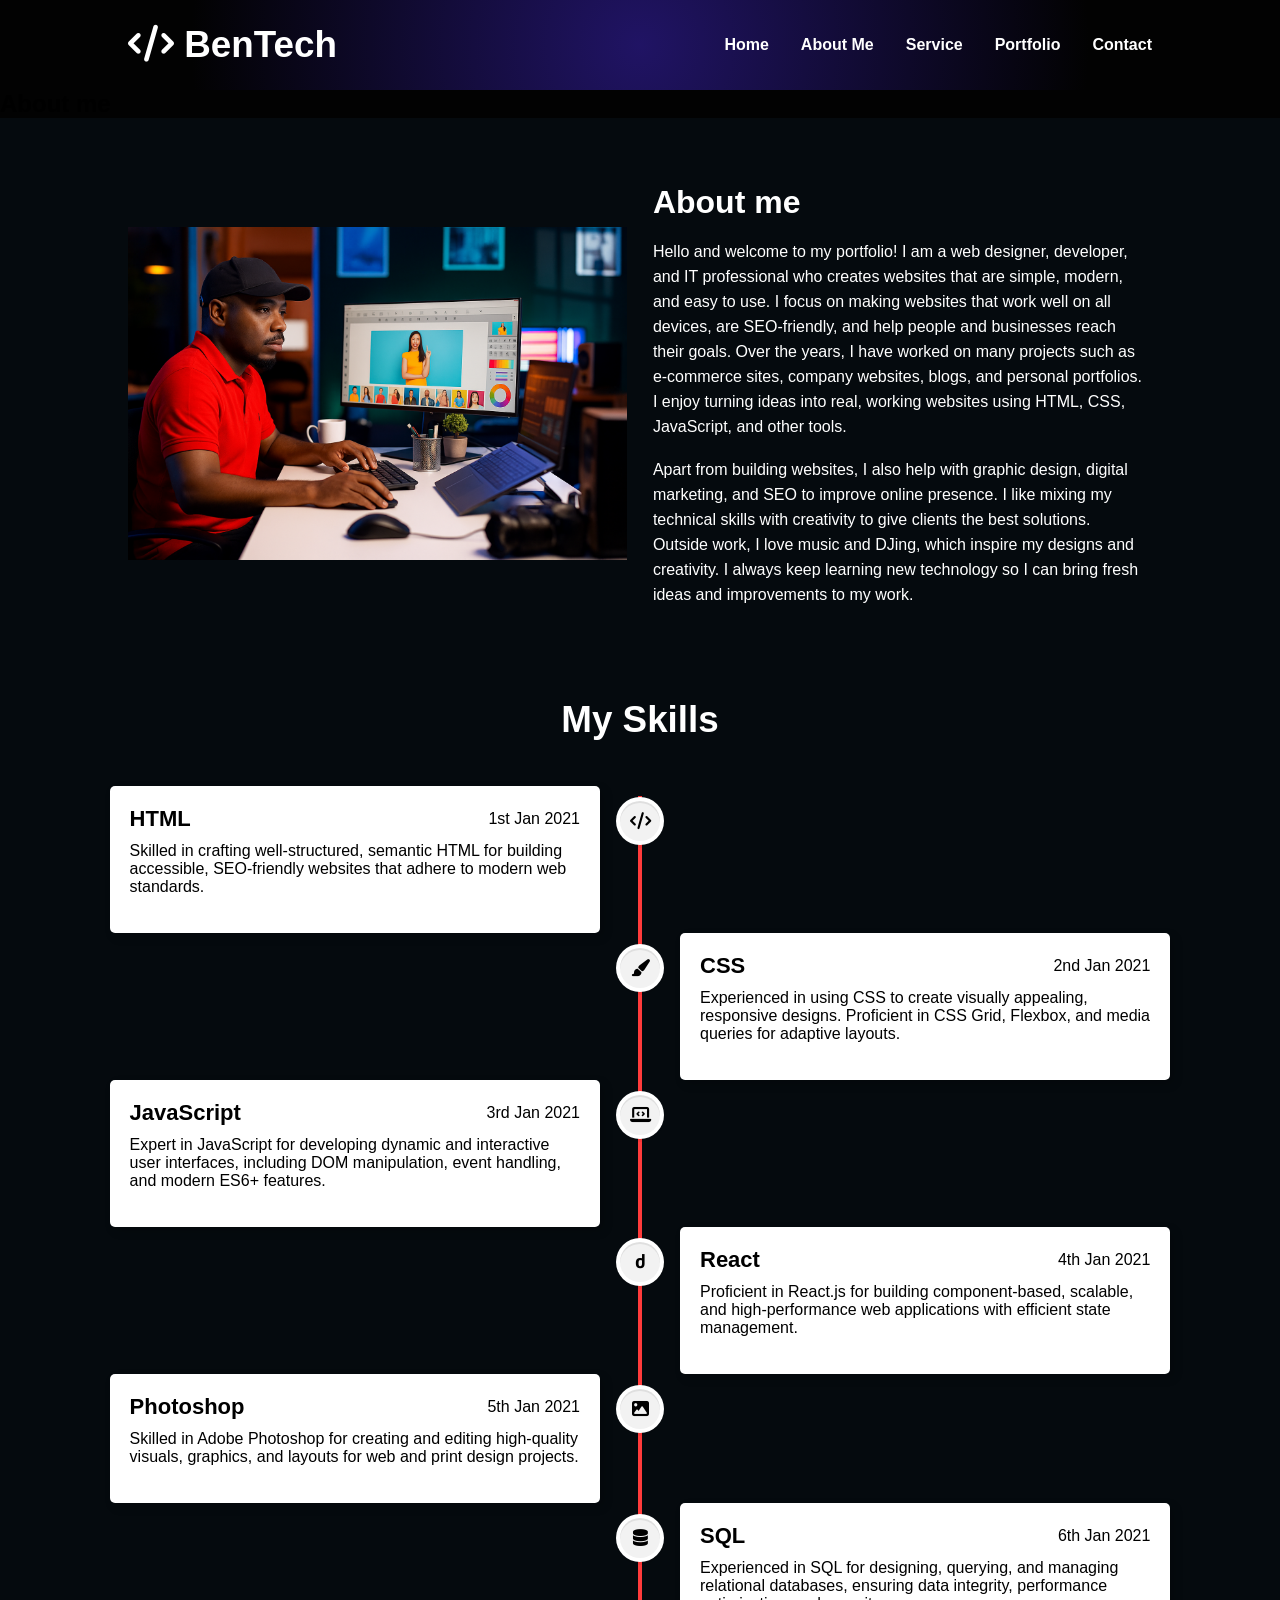
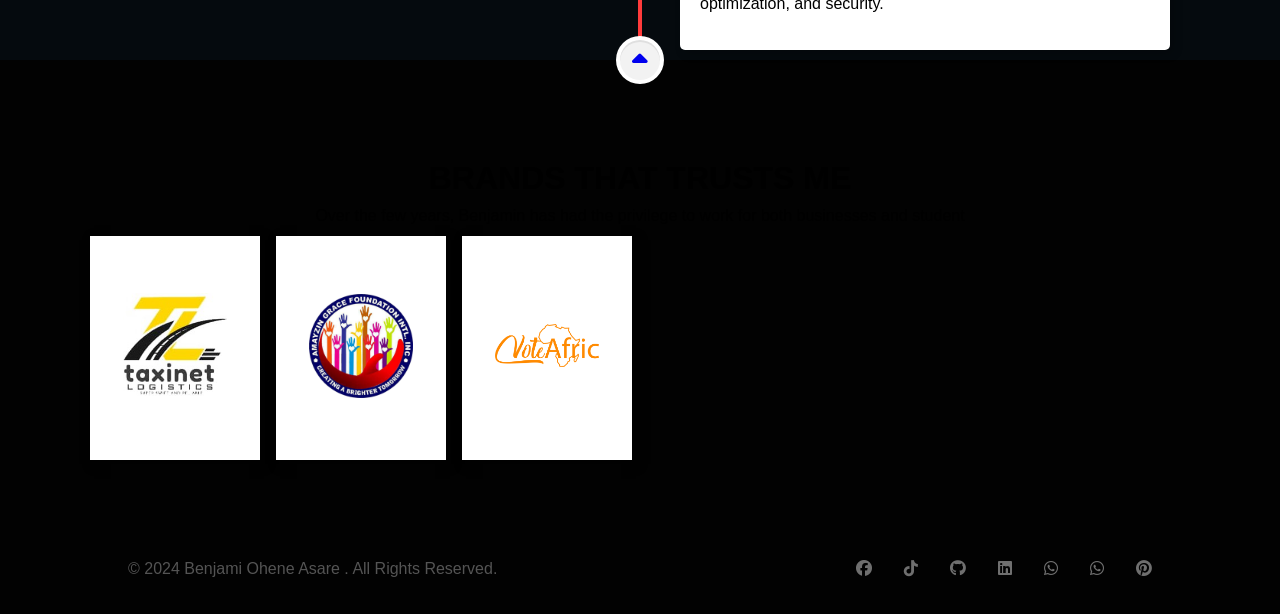
<file: about.html>
<!DOCTYPE html>
<html lang="en">

<head>
    <meta charset="UTF-8">
    <meta name="viewport" content="width=device-width, initial-scale=1.0">
    <title>BenTech - IT Solutions and Web Development Expert</title>

    <!-- css -->
    <link rel="stylesheet" href="css/style.css">
    <meta name="description"
        content="Benjamin offers IT solutions, web development, graphic design, and digital marketing services tailored for businesses and individuals. Contact for professional solutions!">
    <meta name="description" content="Ghana web developer">

    <meta name="description" content="Pentecost Univeristy">

    <link rel="stylesheet" href="https://cdnjs.cloudflare.com/ajax/libs/font-awesome/6.4.2/css/all.min.css"
        integrity="sha512-z3gLpd7yknf1YoNbCzqRKc4qyor8gaKU1qmn+CShxbuBusANI9QpRohGBreCFkKxLhei6S9CQXFEbbKuqLg0DA=="
        crossorigin="anonymous" referrerpolicy="no-referrer" />

</head>

<body>

    <!-- header -->
    <header class="header">
        <!-- first header -->

        <!-- second header -->
        <nav class="second-header padding">
            <div class="logo">
                <a href="index.html"> <i class="fa-sharp-duotone fa-solid fa-code"></i> BenTech
                </a>

            </div>
            <ul class="nav-links">

                <li><a href="index.html">Home</a></li>
                <li><a href="about.html">About Me</a></li>
                <li><a href="myService.html">Service</a></li>
                <li><a href="portfolio.html">Portfolio</a></li>
                <li><a href="contact.html">Contact</a></li>
                <!-- <li><a href="donate.html">Support us</a></li> -->
                <!-- <li><a href="#blog">Blogs</a></li> -->
            </ul>

            <div class="menu">
                <i class="fa-solid fa-bars"></i>
            </div>
        </nav>
    </header>


    <div class="banner-centers">
        <h2>About me <br>


    </div>



    <!-- about me -->
    <div class="about-me-container" id="about">

        <div class="about">
            <div class="about-img">
                <img src="img/ben.png" alt="">


            </div>

            <div class="about-text">
                <h1>About me</h1> <br>
                <p>Hello and welcome to my portfolio! I am a web designer, developer, and IT professional who creates
                    websites that are simple, modern, and easy to use. I focus on making websites that work well on all
                    devices, are SEO-friendly, and help people and businesses reach their goals. Over the years, I have
                    worked on many projects such as e-commerce sites, company websites, blogs, and personal portfolios.
                    I enjoy turning ideas into real, working websites using HTML, CSS, JavaScript, and other tools.</p> <br>
                <p>Apart from building websites, I also help with graphic design, digital marketing, and SEO to improve
                    online presence. I like mixing my technical skills with creativity to give clients the best
                    solutions. Outside work, I love music and DJing, which inspire my designs and creativity. I always
                    keep learning new technology so I can bring fresh ideas and improvements to my work.</p>
            </div>
        </div>

    </div>












    <!-- my skilles -->
    <div class="my-skills-container" id="skills">
        <div class="heading">
            <h2>My Skills</h2>
        </div>
        <div class="wrappers">

            <div class="center-line">
                <a href="#" class="scroll-icon"><i class="fas fa-caret-up"></i></a>
            </div>

            <div class="row row-1">
                <section>
                    <i class="icon fas fa-code"></i>
                    <div class="details">
                        <span class="title">HTML</span>
                        <span>1st Jan 2021</span>
                    </div>
                    <p>Skilled in crafting well-structured, semantic HTML for building accessible, SEO-friendly websites
                        that adhere to modern web standards.</p>
                    <div class="bottom"></div>
                </section>
            </div>

            <div class="row row-2">

                <section>

                    <i class="icon fas fa-paint-brush"></i>
                    <div class="details">
                        <span class="title">CSS</span>
                        <span>2nd Jan 2021</span>
                    </div>
                    <p>Experienced in using CSS to create visually appealing, responsive designs. Proficient in CSS
                        Grid, Flexbox, and media queries for adaptive layouts.</p>
                    <div class="bottom"></div>
                </section>
            </div>

            <div class="row row-1">
                <section>
                    <i class="icon fas fa-laptop-code"></i>
                    <div class="details">
                        <span class="title">JavaScript</span>
                        <span>3rd Jan 2021</span>
                    </div>
                    <p>Expert in JavaScript for developing dynamic and interactive user interfaces, including DOM
                        manipulation, event handling, and modern ES6+ features.</p>
                    <div class="bottom"></div>
                </section>
            </div>

            <div class="row row-2">
                <section>
                    <i class="icon fas fa-react"></i>
                    <div class="details">
                        <span class="title">React</span>
                        <span>4th Jan 2021</span>
                    </div>
                    <p>Proficient in React.js for building component-based, scalable, and high-performance web
                        applications with efficient state management.</p>
                    <div class="bottom"></div>
                </section>
            </div>

            <div class="row row-1">
                <section>
                    <i class="icon fas fa-image"></i>
                    <div class="details">
                        <span class="title">Photoshop</span>
                        <span>5th Jan 2021</span>
                    </div>
                    <p>Skilled in Adobe Photoshop for creating and editing high-quality visuals, graphics, and layouts
                        for web and print design projects.</p>
                    <div class="bottom"></div>
                </section>
            </div>

            <div class="row row-2">
                <section>
                    <i class="icon fas fa-database"></i>
                    <div class="details">
                        <span class="title">SQL</span>
                        <span>6th Jan 2021</span>
                    </div>
                    <p>Experienced in SQL for designing, querying, and managing relational databases, ensuring data
                        integrity, performance optimization, and security.</p>
                    <div class="bottom"></div>
                </section>
            </div>
        </div>

    </div>




    <!-- blog post -->
    <!-- <div class="blog-post-container" id="blog">
        <div class="heading">
            <h2>Blog</h2>
        </div>
        <div class="blog-container">
            <div class="blog">
                <img src="img/banner.jpg" alt="">
                <div class="blog-text">
                    <h4>Web development</h4>
                    <p>I'm excited to share my creative journey with you. Explore my projects, </p>
                </div>
                <div class="read-more">
                    <a href="">Read More</a>
                </div>
            </div>
            <div class="blog">
                <img src="img/banner.jpg" alt="">
                <div class="blog-text">
                    <h4>Web development</h4>
                    <p>I'm excited to share my creative journey with you. Explore my projects, </p>
                </div>
                <div class="read-more">
                    <a href="">Read More</a>
                </div>
            </div>
            <div class="blog">
                <img src="img/banner.jpg" alt="">
                <div class="blog-text">
                    <h4>Web development</h4>
                    <p>I'm excited to share my creative journey with you. Explore my projects, </p>
                </div>
                <div class="read-more">
                    <a href="">Read More</a>
                </div>
            </div>
        </div>
    </div> -->








    <div class="brands-container">
        <h3>BRANDS THAT TRUSTS ME </h3>
        <p> Over the few years, Benjamin has had the privilege to
            work for both businesses and student
        </p>

        <div class="brands-flex">
            <div class="brand">
                <img src="img/logo.jpg" alt="">

            </div>
            <div class="brand">
                <img src="img/company-logo.png" alt="">

            </div>

            <div class="brand">
                <img src="img/voteafric-logo.png" alt="">

            </div>

        </div>



    </div>









    <footer>
        <p> © 2024 Benjami Ohene Asare . All Rights Reserved.


        </p>
        <div class="social">

            <a href="https://web.facebook.com/gh.kojosweet.5"> <i class="fa-brands fa-facebook"></i></a>
            <a href="https://www.tiktok.com/@techjamin_12?_t=ZM-8yz4sXDKHoM&_r=1"> <i
                    class="fa-brands fa-tiktok"></i></a>
            <a href="https://github.com/Benjamin-Ohene-Asare"> <i class="fa-brands fa-github"></i></a>
            <a href="https://www.linkedin.com/in/benjamin-ohene-asare/"> <i class="fa-brands fa-linkedin"></i></a>
            <a href="https://wa.link/8gw4oo"> <i class="fa-brands fa-whatsapp"></i></a>
            <a href="https://wa.link/8gw4oo"> <i class="fa-brands fa-whatsapp"></i></a>
            <a href="https://pin.it/5SqKvSihF" target="_blank">
                <i class="fa-brands fa-pinterest"></i>
            </a>
        </div>
    </footer>













    <script>
        const header = document.querySelector(".header")

        window.addEventListener("scroll", () => {
            if (window.scrollY > 50) {
                header.classList.add("sticky")
            } else {
                header.classList.remove("sticky")
            }
        })
    </script>
    <script>
        const carousel = document.querySelector(".carousel"),
            firstImg = carousel.querySelectorAll("img")[0],
            arrowIcons = document.querySelectorAll(".wrapper i");

        let isDragStart = false, isDragging = false, prevPageX, prevScrollLeft, positionDiff;

        const showHideIcons = () => {
            // showing and hiding prev/next icon according to carousel scroll left value
            let scrollWidth = carousel.scrollWidth - carousel.clientWidth; // getting max scrollable width
            arrowIcons[0].style.display = carousel.scrollLeft == 0 ? "none" : "block";
            arrowIcons[1].style.display = carousel.scrollLeft == scrollWidth ? "none" : "block";
        }

        arrowIcons.forEach(icon => {
            icon.addEventListener("click", () => {
                let firstImgWidth = firstImg.clientWidth + 14; // getting first img width & adding 14 margin value
                // if clicked icon is left, reduce width value from the carousel scroll left else add to it
                carousel.scrollLeft += icon.id == "left" ? -firstImgWidth : firstImgWidth;
                setTimeout(() => showHideIcons(), 60); // calling showHideIcons after 60ms
            });
        });

        const autoSlide = () => {
            // if there is no image left to scroll then return from here
            if (carousel.scrollLeft - (carousel.scrollWidth - carousel.clientWidth) > -1 || carousel.scrollLeft <= 0) return;

            positionDiff = Math.abs(positionDiff); // making positionDiff value to positive
            let firstImgWidth = firstImg.clientWidth + 14;
            // getting difference value that needs to add or reduce from carousel left to take middle img center
            let valDifference = firstImgWidth - positionDiff;

            if (carousel.scrollLeft > prevScrollLeft) { // if user is scrolling to the right
                return carousel.scrollLeft += positionDiff > firstImgWidth / 3 ? valDifference : -positionDiff;
            }
            // if user is scrolling to the left
            carousel.scrollLeft -= positionDiff > firstImgWidth / 3 ? valDifference : -positionDiff;
        }

        const dragStart = (e) => {
            // updatating global variables value on mouse down event
            isDragStart = true;
            prevPageX = e.pageX || e.touches[0].pageX;
            prevScrollLeft = carousel.scrollLeft;
        }

        const dragging = (e) => {
            // scrolling img/carousel to left according to mouse pointer
            if (!isDragStart) return;
            e.preventDefault();
            isDragging = true;
            carousel.classList.add("dragging");
            positionDiff = (e.pageX || e.touches[0].pageX) - prevPageX;
            carousel.scrollLeft = prevScrollLeft - positionDiff;
            showHideIcons();
        }

        const dragStop = () => {
            isDragStart = false;
            carousel.classList.remove("dragging");

            if (!isDragging) return;
            isDragging = false;
            autoSlide();
        }

        carousel.addEventListener("mousedown", dragStart);
        carousel.addEventListener("touchstart", dragStart);

        document.addEventListener("mousemove", dragging);
        carousel.addEventListener("touchmove", dragging);

        document.addEventListener("mouseup", dragStop);
        carousel.addEventListener("touchend", dragStop);
    </script>

    <script>
        const menu = document.querySelector(".menu")
        const menuLinks = document.querySelector(".nav-links")

        menu.addEventListener("click", () => {
            menuLinks.classList.toggle("show")
        })
    </script>

    <script>
        // Select all scroll elements
        const scrollElements = document.querySelectorAll(".scroll-element");

        // Check if an element is in the viewport
        function isInViewport(element) {
            const rect = element.getBoundingClientRect();
            return (
                rect.top >= 0 &&
                rect.left >= 0 &&
                rect.bottom <= (window.innerHeight || document.documentElement.clientHeight) &&
                rect.right <= (window.innerWidth || document.documentElement.clientWidth)
            );
        }

        // Add the 'visible' class when elements are in the viewport
        function handleScroll() {
            scrollElements.forEach((element) => {
                if (isInViewport(element)) {
                    element.classList.add("visible");
                }
            });
        }

        // Add event listener for scroll
        window.addEventListener("scroll", handleScroll);

        // Initial check for elements already in the viewport
        handleScroll();

    </script>
</body>

</html>
</file>
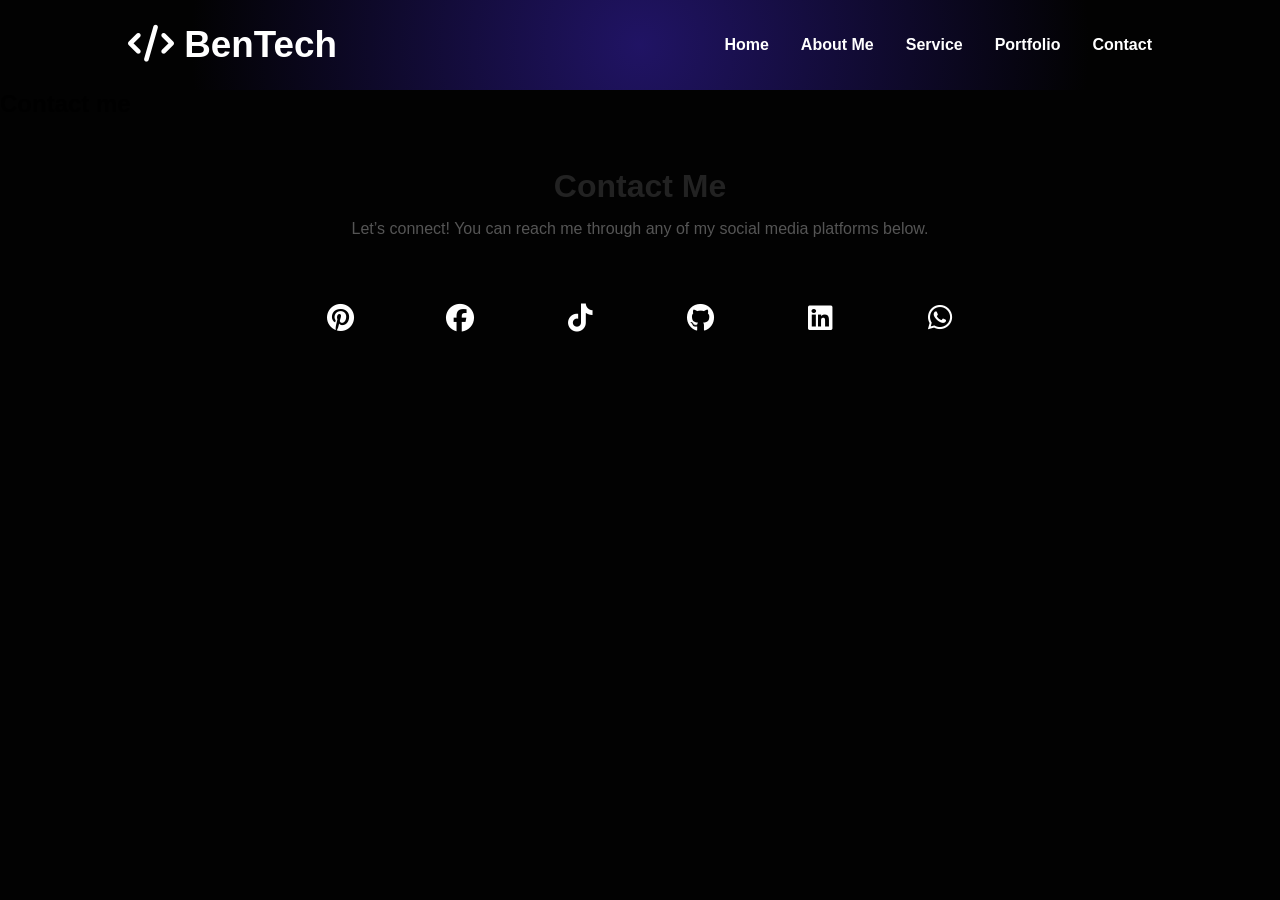
<file: contact.html>
<!DOCTYPE html>
<html lang="en">

<head>
    <meta charset="UTF-8">
    <meta name="viewport" content="width=device-width, initial-scale=1.0">
    <title>BenTech - IT Solutions and Web Development Expert</title>

    <!-- css -->
    <link rel="stylesheet" href="css/style.css">
    <meta name="description" content="Benjamin offers IT solutions, web development, graphic design, and digital marketing services tailored for businesses and individuals. Contact for professional solutions!">
    <meta name="description" content="Ghana web developer">

<meta name="description" content="Pentecost Univeristy">

    <link rel="stylesheet" href="https://cdnjs.cloudflare.com/ajax/libs/font-awesome/6.4.2/css/all.min.css"
        integrity="sha512-z3gLpd7yknf1YoNbCzqRKc4qyor8gaKU1qmn+CShxbuBusANI9QpRohGBreCFkKxLhei6S9CQXFEbbKuqLg0DA=="
        crossorigin="anonymous" referrerpolicy="no-referrer" />

</head>

<body>

     <!-- header -->
     <header class="header">
        <!-- first header -->

        <!-- second header -->
        <nav class="second-header padding">
            <div class="logo">
                <a href="index.html"> <i class="fa-sharp-duotone fa-solid fa-code"></i> BenTech
                </a>

            </div>
            <ul class="nav-links">

                <li><a href="index.html">Home</a></li>
                <li><a href="about.html">About Me</a></li>
                <li><a href="myService.html">Service</a></li>
                <li><a href="portfolio.html">Portfolio</a></li>
                <li><a href="contact.html">Contact</a></li>
                 <!-- <li><a href="donate.html">Support us</a></li> -->
                <!-- <li><a href="#blog">Blogs</a></li> -->
            </ul>
            <div class="menu">
                <i class="fa-solid fa-bars"></i>
            </div>
        </nav>
    </header>


    <div class="banner-centers">
        <h2>Contact me <br>
       
        
    </div>



 <section class="contact-section">
    <h1>Contact Me</h1>
    <p>Let’s connect! You can reach me through any of my social media platforms below.</p>

    <div class="icon-grid">
      <a href="https://pin.it/5SqKvSihF" target="_blank">
        <i class="fa-brands fa-pinterest"></i>
      </a>
      <a href="https://web.facebook.com/gh.kojosweet.5" target="_blank">
        <i class="fa-brands fa-facebook"></i>
      </a>
      <a href="https://www.tiktok.com/@benjaminoheneasare?lang=en" target="_blank">
        <i class="fa-brands fa-tiktok"></i>
      </a>
      <a href="https://github.com/Benjamin-Ohene-Asare" target="_blank">
        <i class="fa-brands fa-github"></i>
      </a>
      <a href="https://www.linkedin.com/in/benjamin-ohene-asare/" target="_blank">
        <i class="fa-brands fa-linkedin"></i>
      </a>
      <a href="https://wa.link/8gw4oo" target="_blank">
        <i class="fa-brands fa-whatsapp"></i>
      </a>
    </div>
  </section>

<!-- 

    <div class="cont">
        
        <div class="contact-form">
            <div class="contact-img">
                <img src="img/bannerss.jpg" alt="">
    
            </div>
            <div class="contact-form-container">
                <p>Please fill the form below to send us your message</p>
                <form action="">
                    <div class="input">
                        <label for="">Full Name</label> <br>
                        <input type="text" name="" id="" required>
                    </div>
                    <div class="input">
                        <label for="">Email (optional)</label> <br>
                        <input type="email" name="" id="" >
                    </div>
                    <div class="input">
                        <label for="">Phone Number</label> <br>
                        <input type="phone" name="" id="" required>
                    </div>
                    <div class="input">
                        <label for="" >How may i help you</label> <br>
                        <textarea name="" id="" required></textarea>
                    </div>
                    <button>Send</button>
                </form>
            </div>
        </div>
     </div> -->

 

























    <script>
        const header = document.querySelector(".header")

        window.addEventListener("scroll", () => {
            if (window.scrollY > 50) {
                header.classList.add("sticky")
            } else {
                header.classList.remove("sticky")
            }
        })
    </script>
    <script>
        const carousel = document.querySelector(".carousel"),
            firstImg = carousel.querySelectorAll("img")[0],
            arrowIcons = document.querySelectorAll(".wrapper i");

        let isDragStart = false, isDragging = false, prevPageX, prevScrollLeft, positionDiff;

        const showHideIcons = () => {
            // showing and hiding prev/next icon according to carousel scroll left value
            let scrollWidth = carousel.scrollWidth - carousel.clientWidth; // getting max scrollable width
            arrowIcons[0].style.display = carousel.scrollLeft == 0 ? "none" : "block";
            arrowIcons[1].style.display = carousel.scrollLeft == scrollWidth ? "none" : "block";
        }

        arrowIcons.forEach(icon => {
            icon.addEventListener("click", () => {
                let firstImgWidth = firstImg.clientWidth + 14; // getting first img width & adding 14 margin value
                // if clicked icon is left, reduce width value from the carousel scroll left else add to it
                carousel.scrollLeft += icon.id == "left" ? -firstImgWidth : firstImgWidth;
                setTimeout(() => showHideIcons(), 60); // calling showHideIcons after 60ms
            });
        });

        const autoSlide = () => {
            // if there is no image left to scroll then return from here
            if (carousel.scrollLeft - (carousel.scrollWidth - carousel.clientWidth) > -1 || carousel.scrollLeft <= 0) return;

            positionDiff = Math.abs(positionDiff); // making positionDiff value to positive
            let firstImgWidth = firstImg.clientWidth + 14;
            // getting difference value that needs to add or reduce from carousel left to take middle img center
            let valDifference = firstImgWidth - positionDiff;

            if (carousel.scrollLeft > prevScrollLeft) { // if user is scrolling to the right
                return carousel.scrollLeft += positionDiff > firstImgWidth / 3 ? valDifference : -positionDiff;
            }
            // if user is scrolling to the left
            carousel.scrollLeft -= positionDiff > firstImgWidth / 3 ? valDifference : -positionDiff;
        }

        const dragStart = (e) => {
            // updatating global variables value on mouse down event
            isDragStart = true;
            prevPageX = e.pageX || e.touches[0].pageX;
            prevScrollLeft = carousel.scrollLeft;
        }

        const dragging = (e) => {
            // scrolling img/carousel to left according to mouse pointer
            if (!isDragStart) return;
            e.preventDefault();
            isDragging = true;
            carousel.classList.add("dragging");
            positionDiff = (e.pageX || e.touches[0].pageX) - prevPageX;
            carousel.scrollLeft = prevScrollLeft - positionDiff;
            showHideIcons();
        }

        const dragStop = () => {
            isDragStart = false;
            carousel.classList.remove("dragging");

            if (!isDragging) return;
            isDragging = false;
            autoSlide();
        }

        carousel.addEventListener("mousedown", dragStart);
        carousel.addEventListener("touchstart", dragStart);

        document.addEventListener("mousemove", dragging);
        carousel.addEventListener("touchmove", dragging);

        document.addEventListener("mouseup", dragStop);
        carousel.addEventListener("touchend", dragStop);
    </script>

    <script>
        const menu = document.querySelector(".menu")
        const menuLinks = document.querySelector(".nav-links")

        menu.addEventListener("click", () => {
            menuLinks.classList.toggle("show")
        })
    </script>

    <script>
        // Select all scroll elements
const scrollElements = document.querySelectorAll(".scroll-element");

// Check if an element is in the viewport
function isInViewport(element) {
  const rect = element.getBoundingClientRect();
  return (
    rect.top >= 0 &&
    rect.left >= 0 &&
    rect.bottom <= (window.innerHeight || document.documentElement.clientHeight) &&
    rect.right <= (window.innerWidth || document.documentElement.clientWidth)
  );
}

// Add the 'visible' class when elements are in the viewport
function handleScroll() {
  scrollElements.forEach((element) => {
    if (isInViewport(element)) {
      element.classList.add("visible");
    }
  });
}

// Add event listener for scroll
window.addEventListener("scroll", handleScroll);

// Initial check for elements already in the viewport
handleScroll();

    </script>
</body>

</html>
</file>
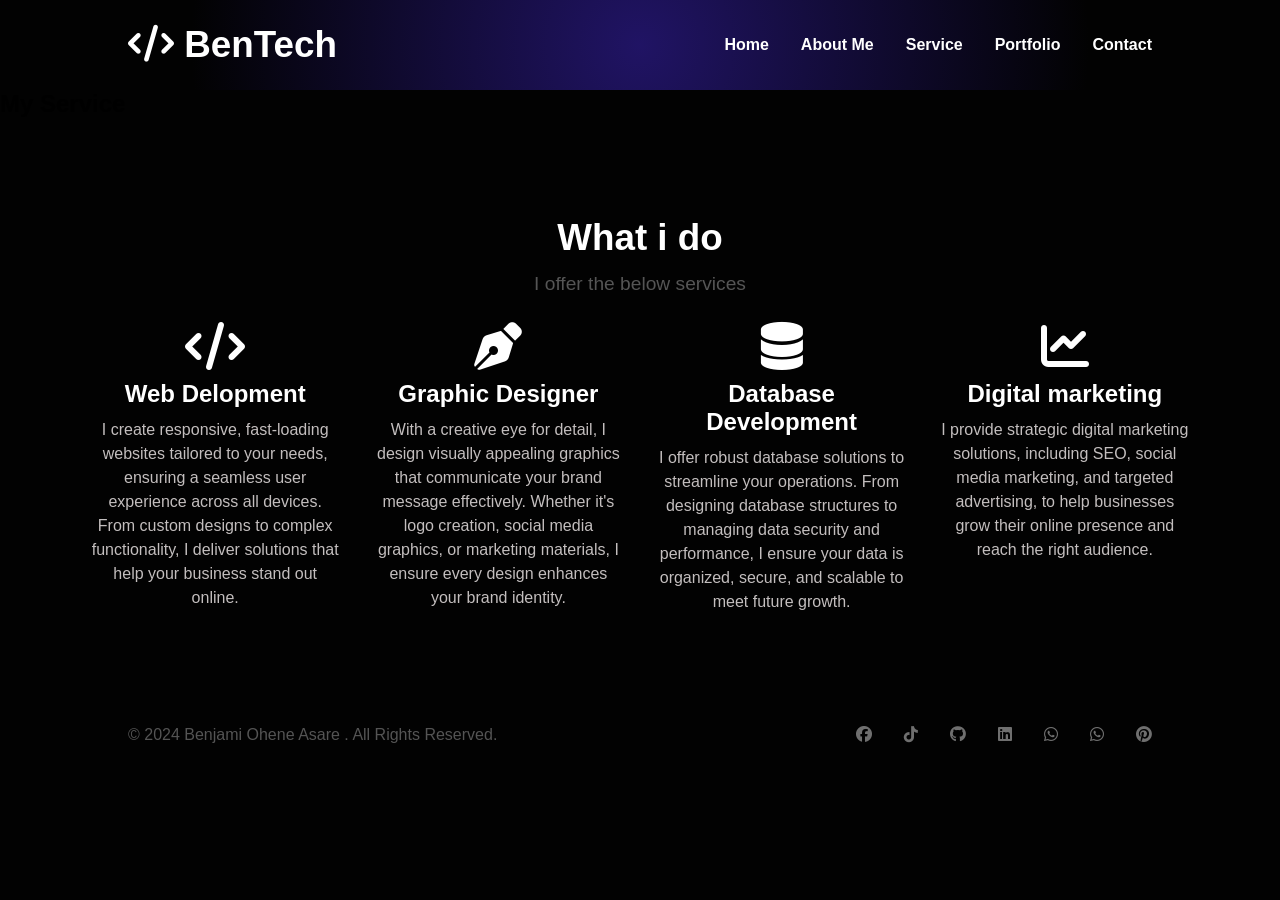
<file: myService.html>
<!DOCTYPE html>
<html lang="en">

<head>
    <meta charset="UTF-8">
    <meta name="viewport" content="width=device-width, initial-scale=1.0">
    <title>BenTech - IT Solutions and Web Development Expert</title>

    <!-- css -->
    <link rel="stylesheet" href="css/style.css">
    <meta name="description"
        content="Benjamin offers IT solutions, web development, graphic design, and digital marketing services tailored for businesses and individuals. Contact for professional solutions!">
    <meta name="description" content="Ghana web developer">

    <meta name="description" content="Pentecost Univeristy">

    <link rel="stylesheet" href="https://cdnjs.cloudflare.com/ajax/libs/font-awesome/6.4.2/css/all.min.css"
        integrity="sha512-z3gLpd7yknf1YoNbCzqRKc4qyor8gaKU1qmn+CShxbuBusANI9QpRohGBreCFkKxLhei6S9CQXFEbbKuqLg0DA=="
        crossorigin="anonymous" referrerpolicy="no-referrer" />

</head>

<body>

    <!-- header -->
    <header class="header">
        <!-- first header -->

        <!-- second header -->
        <nav class="second-header padding">
            <div class="logo">
                <a href="index.html"> <i class="fa-sharp-duotone fa-solid fa-code"></i> BenTech
                </a>

            </div>
            <ul class="nav-links">

                <li><a href="index.html">Home</a></li>
                <li><a href="about.html">About Me</a></li>
                <li><a href="myService.html">Service</a></li>
                <li><a href="portfolio.html">Portfolio</a></li>
                <li><a href="contact.html">Contact</a></li>
                 <!-- <li><a href="donate.html">Support us</a></li> -->
                <!-- <li><a href="#blog">Blogs</a></li> -->
            </ul>

            <div class="menu">
                <i class="fa-solid fa-bars"></i>
            </div>
        </nav>
    </header>


    <div class="banner-centers">
        <h2>My Service <br>


    </div>







    <div class="servic-main-container" id="service">
        <div class="heading">
            <h2>What i do</h2>
            <p>I offer the below services</p>
        </div>
        <div class="service-container">
            <div class="service scroll-element from-left">

                <div class="sercive-text">
                    <i class="fa-sharp-duotone fa-solid fa-code"></i>
                    <h4>Web Delopment</h4>
                    <p>I create responsive, fast-loading websites tailored to your needs, ensuring a seamless user
                        experience across all devices. From custom designs to complex functionality, I deliver solutions
                        that help your business stand out online.</p>

                </div>
            </div>
            <div class="service scroll-element from-right">


                <div class="sercive-text">
                    <i class="fa-solid fa-pen-nib"></i>
                    <h4>Graphic Designer
                    </h4>

                    <p>With a creative eye for detail, I design visually appealing graphics that communicate your brand
                        message effectively. Whether it's logo creation, social media graphics, or marketing materials,
                        I ensure every design enhances your brand identity.</p>

                </div>
            </div>
            <div class="service scroll-element from-bottom">


                <div class="sercive-text">
                    <i class="fa-solid fa-database"></i>
                    <h4>
                        Database Development

                    </h4>
                    <p>I offer robust database solutions to streamline your operations. From designing database
                        structures to managing data security and performance, I ensure your data is organized, secure,
                        and scalable to meet future growth.</p>

                </div>
            </div>
            <div class="service scroll-element from-bottom">


                <div class="sercive-text">
                    <i class="fa-solid fa-chart-line"></i>

                    <h4>
                        Digital marketing

                    </h4>
                    <p>I provide strategic digital marketing solutions, including SEO, social media marketing, and
                        targeted advertising, to help businesses grow their online presence and reach the right
                        audience.</p>

                </div>
            </div>


        </div>
    </div>
    </div>

























    <footer>
        <p> © 2024 Benjami Ohene Asare . All Rights Reserved.


        </p>

        <div class="social">

            <a href="https://web.facebook.com/gh.kojosweet.5"> <i class="fa-brands fa-facebook"></i></a>
            <a href="https://www.tiktok.com/@techjamin_12?_t=ZM-8yz4sXDKHoM&_r=1"> <i
                    class="fa-brands fa-tiktok"></i></a>
            <a href="https://github.com/Benjamin-Ohene-Asare"> <i class="fa-brands fa-github"></i></a>
            <a href="https://www.linkedin.com/in/benjamin-ohene-asare/"> <i class="fa-brands fa-linkedin"></i></a>
            <a href="https://wa.link/8gw4oo"> <i class="fa-brands fa-whatsapp"></i></a>
            <a href="https://wa.link/8gw4oo"> <i class="fa-brands fa-whatsapp"></i></a>
            <a href="https://pin.it/5SqKvSihF" target="_blank">
                <i class="fa-brands fa-pinterest"></i>
            </a>
        </div>
    </footer>













    <script>
        const header = document.querySelector(".header")

        window.addEventListener("scroll", () => {
            if (window.scrollY > 50) {
                header.classList.add("sticky")
            } else {
                header.classList.remove("sticky")
            }
        })
    </script>
    <script>
        const carousel = document.querySelector(".carousel"),
            firstImg = carousel.querySelectorAll("img")[0],
            arrowIcons = document.querySelectorAll(".wrapper i");

        let isDragStart = false, isDragging = false, prevPageX, prevScrollLeft, positionDiff;

        const showHideIcons = () => {
            // showing and hiding prev/next icon according to carousel scroll left value
            let scrollWidth = carousel.scrollWidth - carousel.clientWidth; // getting max scrollable width
            arrowIcons[0].style.display = carousel.scrollLeft == 0 ? "none" : "block";
            arrowIcons[1].style.display = carousel.scrollLeft == scrollWidth ? "none" : "block";
        }

        arrowIcons.forEach(icon => {
            icon.addEventListener("click", () => {
                let firstImgWidth = firstImg.clientWidth + 14; // getting first img width & adding 14 margin value
                // if clicked icon is left, reduce width value from the carousel scroll left else add to it
                carousel.scrollLeft += icon.id == "left" ? -firstImgWidth : firstImgWidth;
                setTimeout(() => showHideIcons(), 60); // calling showHideIcons after 60ms
            });
        });

        const autoSlide = () => {
            // if there is no image left to scroll then return from here
            if (carousel.scrollLeft - (carousel.scrollWidth - carousel.clientWidth) > -1 || carousel.scrollLeft <= 0) return;

            positionDiff = Math.abs(positionDiff); // making positionDiff value to positive
            let firstImgWidth = firstImg.clientWidth + 14;
            // getting difference value that needs to add or reduce from carousel left to take middle img center
            let valDifference = firstImgWidth - positionDiff;

            if (carousel.scrollLeft > prevScrollLeft) { // if user is scrolling to the right
                return carousel.scrollLeft += positionDiff > firstImgWidth / 3 ? valDifference : -positionDiff;
            }
            // if user is scrolling to the left
            carousel.scrollLeft -= positionDiff > firstImgWidth / 3 ? valDifference : -positionDiff;
        }

        const dragStart = (e) => {
            // updatating global variables value on mouse down event
            isDragStart = true;
            prevPageX = e.pageX || e.touches[0].pageX;
            prevScrollLeft = carousel.scrollLeft;
        }

        const dragging = (e) => {
            // scrolling img/carousel to left according to mouse pointer
            if (!isDragStart) return;
            e.preventDefault();
            isDragging = true;
            carousel.classList.add("dragging");
            positionDiff = (e.pageX || e.touches[0].pageX) - prevPageX;
            carousel.scrollLeft = prevScrollLeft - positionDiff;
            showHideIcons();
        }

        const dragStop = () => {
            isDragStart = false;
            carousel.classList.remove("dragging");

            if (!isDragging) return;
            isDragging = false;
            autoSlide();
        }

        carousel.addEventListener("mousedown", dragStart);
        carousel.addEventListener("touchstart", dragStart);

        document.addEventListener("mousemove", dragging);
        carousel.addEventListener("touchmove", dragging);

        document.addEventListener("mouseup", dragStop);
        carousel.addEventListener("touchend", dragStop);
    </script>

    <script>
        const menu = document.querySelector(".menu")
        const menuLinks = document.querySelector(".nav-links")

        menu.addEventListener("click", () => {
            menuLinks.classList.toggle("show")
        })
    </script>

    <script>
        // Select all scroll elements
        const scrollElements = document.querySelectorAll(".scroll-element");

        // Check if an element is in the viewport
        function isInViewport(element) {
            const rect = element.getBoundingClientRect();
            return (
                rect.top >= 0 &&
                rect.left >= 0 &&
                rect.bottom <= (window.innerHeight || document.documentElement.clientHeight) &&
                rect.right <= (window.innerWidth || document.documentElement.clientWidth)
            );
        }

        // Add the 'visible' class when elements are in the viewport
        function handleScroll() {
            scrollElements.forEach((element) => {
                if (isInViewport(element)) {
                    element.classList.add("visible");
                }
            });
        }

        // Add event listener for scroll
        window.addEventListener("scroll", handleScroll);

        // Initial check for elements already in the viewport
        handleScroll();

    </script>
</body>

</html>
</file>
<file: css/style.css>
/* colors */
:root{
    --main-color: 
    #020202;
    --color:#fff;
    --pink:#ff3b3b;
}
html{
    scroll-behavior: smooth;
}
header{
    position: relative;
    width: 100%;
    min-height:10vh;
  
}


/* 
.header.sticky{
    position: fixed;
    top: 0;
    z-index: 100;
    width: 100%;
    animation: fixed 0.5s forwards;
} */


/* Slide down animation */
@keyframes fixed {
    from {
        top: -100px; /* Start from above the viewport */
    }
    to {
        top: 0; /* Slide down to the top */
    }
}

*{
    text-decoration: none;
    list-style: none;
    padding: 0;
    margin: 0;
    box-sizing: border-box;
    font-family:Verdana, Geneva, Tahoma, sans-serif;
}

body{
   background-color: var(--main-color);
}

/* first header */
.first-header{
    display: flex;
    justify-content: space-between;
    padding: 10px 7%;
   
    min-height: 7vh;
    align-items: center;
    
    
}
.f-col{
    display: flex;
    gap: 2rem;
}

.first-header a{
    color: var(--color);
}
.menu{
    color: var(--color);
    cursor: pointer;
    font-size: 1.5rem;
    display: none;
    z-index: 200;
}


/* second-header */
.second-header{
    padding: 10px 10%;
    background:radial-gradient(circle,rgba(45,27,142,.7) 0%,transparent 70%);

    min-height: 10vh;
    display: flex;
    align-items: center;
    gap: 2rem;
    justify-content: space-between;   
    position: relative;
}


.nav-links{
  
    display: flex;
    gap: 2rem;
   
}
.nav-links a{
    color: var(--color);
    font-weight: 800;
}

.logo a{
font-size: 2.3rem;
font-weight: bolder;
color: var(--color) ;
}

/* 
.banner-container{
    position: relative;
    width: 100%;
    height: 100vh;
    background-repeat: no-repeat;
    background-size: cover;
    background-position: center center;
background: radial-gradient(circle, #DF33DF 0%, #000000 50%, #000000 100%);
    display: flex;
    flex-direction: column;
    align-items: center;
    justify-content: center;
    gap: 3rem;
    text-align: center;
    color: var(--color);
    padding: 0 10px;
}

.banner-container .social {
  margin: 3% 0;
}
.banner-container .social i{
  font-size: 2rem;
  color: #fff;
}
 */



/* .banner-centers{
  position: relative;

  min-height: 30vh;
  background-repeat: no-repeat;
  background-size: cover;
  background-position: center center;
  background-image: linear-gradient(rgba(0, 0, 0, 0.5), rgba(25, 14, 78, 0.7)), url(/img/bannerss.jpg);

  display: flex;
  flex-direction: column;
  align-items: center;
  justify-content: center;
  text-align: center;
  color: var(--color);
  padding: 0 10px;

} */
.banner-center{
  padding: 3% 8%;
}


.graphic-work{
  display: grid;
  grid-template-columns: 1fr 1fr 1fr 1fr;
}
.graphic {
  overflow: hidden;
  position: relative;
}

.graphic img {
  width: 100%;
  height: 50vh;
  object-fit: cover;
  transition: transform 0.4s ease;
  cursor: pointer;
}

.graphic:hover img {
  transform: scale(1.1);
}

.popup {
  position: fixed;
  top: 0;
  left: 0;
  width: 100%;
  height: 100%;
  background-color: rgba(0,0,0,0.8);
  display: flex;
  justify-content: center;
  align-items: center;
  z-index: 1000;
}

.popup img {
  max-width: 90%;
  max-height: 80%;
  box-shadow: 0 0 10px #fff;
}

.popup button {
  position: absolute;
  top: 50%;
  transform: translateY(-50%);
  color: white;
  font-size: 2rem;
  background: transparent;
  border: none;
  cursor: pointer;
  user-select: none;
}

#prevBtn { left: 5%; }
#nextBtn { right: 5%; }
#closeBtn {
  position: absolute;
  top: 20px;
  right: 30px;
  font-size: 2rem;
  color: white;
  cursor: pointer;
}

.hidden {
  display: none;
}



.hero-img {
  width: 100%;
    max-width: 900px;
    height: 500px;
    padding: 10px;
    border-radius: 20px;
    background: rgba(255, 255, 255, 0.1);
    box-shadow: 0 8px 32px 0 rgba(31, 38, 135, 0.37);
    backdrop-filter: blur(10px);
    -webkit-backdrop-filter: blur(10px);
    border: 1px solid rgba(255, 255, 255, 0.18);
    display: flex;
    justify-content: center;
    align-items: center;
}

.hero-img img {
    width: 100%;
    border-radius: 15px;
    height: 100%;
  
}



.book-me{
  margin: 2% 0;
  padding: 20px 40px;
  background-color: #ff3b3b;
  color: var(--color);
  border-radius: 10px;
}
.banner-center p{
line-height: 30px;
}




.banner-center h2{
  font-size: 3rem;
}



.banner-container h1{
    font-size: 3rem;
    padding-bottom: 10px;
    color: var(--color);
}
.banner-container h2{
    font-size: 3rem;
    padding-bottom: 10px;
    color:#ff3b3b;
}
.arrow{
    margin: 2% 0;
    position: relative;
    display: flex;
    align-items: center;
    justify-content: center;
}
.arrow i{
 display: flex;
 align-items: center;
 justify-content: center;
 font-size: 1.3rem;
    width: 50px;
    height: 50px;
    background-color: var(--color);
    border-radius: 50%;
    cursor: pointer;
    color: #161616;
    animation: topdown 5s infinite forwards;
}
@keyframes topdown {
    0%{
        transform: translateY(20px);
    }
    
}



/* about-me-containe */
.about-me-container{
    padding: 5% 10%;
  
    background-color:  
    #050a0e;
}

.about-img{
    width: 100%;
    max-width: 60%;
    position: relative;
   
}

.about-img img{
    width: 100%;
    height:auto;
    object-fit: cover;

}

/* .small-img{
    position: absolute;
    top: 40%;
    right: -15%;
    height: 45vh;
}

.small-img img{
    height: 100%;
} */
.heading {
  text-align: center;
  padding: 2% 0;

}

.heading h2 {
  font-size: 2.3rem;
  font-weight: bold;
  margin-bottom: 10px;
  color: var(--color);
}

.heading p {
  font-size: 1.2rem;
  color: #555;
  margin: 0 auto;
  max-width: 600px;
  line-height: 1.6;
}

.about{
    width: 100%;
    display: flex;
    align-items: center;
    gap: 1rem;
    color: var(--color);

    
   
}
.about-text{
   padding: 2px 10px;
    width: 100%;
}
.about-text p{
    line-height: 25px;
}

/* .experience{
    position: absolute;
    top: -6%;
    left: -6%;
    background-color: var(--color);
    width: 80px;
    height: 80px;
    border-radius: 50%;
    display: flex;
    flex-direction: column;
    align-items: center;
    justify-content: center;
    text-align: center;
    font-size: 2rem;
    border: solid 2px red;
}

.experience h3{
    font-size: 1.6rem;
}
.experience p{
    font-size: 11px;
} */

/* .servic-main-container */

.seehere{
  display: flex;
  justify-content: center;
  align-items: center;
  margin: 3% 0;
}
.seehere button{
  background-color: #580183;
  width: 300px;
  height: 7vh;
  cursor: pointer;
  color: var(--color);
  border: none;
}
.servic-main-container{
padding: 6% 7%;
}
.service-container{
    display: grid;
    grid-template-columns: 1fr 1fr 1fr 1fr;
    gap: 2rem;
}
.service{
    width: 100%;
    max-width: 100%;
 
   position: relative;
   text-align: center;
    border-radius: 10px;
}

.sercive-text h4{
    color: var(--color);
    font-size: 1.5rem;
}
.sercive-text p{
    color: #c3bebe;
    line-height: 24px;
    font-size: 1rem;
    text-align: center;
    padding-top: 10px;
}
.sercive-text i{
    color: var(--color);
    font-size: 3rem;
    padding-bottom: 10px;
}


/* portfolio-container */
.portfolio-container{
    padding: 7% 6%;
    background-color:  
    #050a0e;

}

.portfolio{
    display: grid;
   gap: 3rem;
    grid-template-columns: 1fr 1fr  ;
}
.port{
    width: 100%;
    max-width: 100%;
   
  
 
 gap: 1rem;
    position: relative;
    display: flex;
    align-items: center;
  
}
/* .small-imgs{
  position: absolute;
  right: -55px;
  top: 20%;
  width: 200px !important;
  height: 40vh !important;
  object-fit: contain !important;
} */

.port img{
    width: 100%; 
   height: 50vh;
   object-fit: cover;
}

.check-out{
    width: 100%;
    height: 35vh;
 
    position: absolute;
    top: 0;
    display: flex;
    justify-content: center;
    align-items: center;
}
.check-out a{
    color: #cdcbcb;
    font-size: 1.3rem;
    border: solid 1px;
    padding:5px 20px;
    background-color: rgba(0,0,0,0.7);
}



/* gallery-container */



/* blog-post-container */
.blog-post-container{
    padding: 4% 10%;
}
.blog-container{
    display: grid;
    grid-template-columns: 1fr 1fr 1fr;
    gap: 1rem;
}

.blog{
    width: 100%;
    max-width: 100%;
    border: solid 1px #343F4F;
    min-height: 40vh;
    padding: 5px;
    border-radius: 10px;
}

.blog img{
    width: 100%;
    height: 30vh;
    object-fit: cover;
}
.blog-text{
    text-align: center;
    padding: 10px 0;
}
.blog h4{
    color: var(--color);
    font-size: 1.5rem;
}
.blog-text p{
    color: #6f6f6f;
    padding: 10px 0;
}

.read-more{
    margin: 10px 0;
    text-align: center;
}

.read-more a{
    color: #545454;
border: solid 1px ;
padding: 10px 30px;
}

.contact-section {
    
      text-align: center;
      padding: 50px 20px;
    }

    .contact-section h1 {
      font-size: 32px;
      margin-bottom: 15px;
      color: #222;
    }

    .contact-section p {
      font-size: 16px;
      color: #555;
      margin-bottom: 30px;
    }

    .icon-grid {
      display:flex;
      grid-template-columns: repeat(4, 1fr); /* 2 per row */
      gap: 20px;
      flex-wrap: wrap;
      justify-items: center;
      justify-content: center;
    }

    .icon-grid a {
      font-size: 28px;
      color: #fff;
  
      width: 100px;
      height: 100px;
      display: flex;
      align-items: center;
      justify-content: center;
      border-radius: 50%;
      transition: all 0.3s ease;
    }

    .icon-grid a:hover {
      transform: scale(1.1);
    }

    
    .icon-grid i {
      pointer-events: none; /* keep click on the link only */
    }













/* 
.gallery-container{
    padding-bottom: 5%;
}
.wrapper{
    display: flex;
    width: 100%;
    max-width:80%;
    position: relative;
    margin: 0 10%;
 
  }
  .wrapper i{
    top: 50%;
    height: 44px;
    width: 44px;
    color: #343F4F;
    cursor: pointer;
    font-size: 1.15rem;
    position: absolute;
    text-align: center;
    line-height: 44px;
    background: #fff;
    border-radius: 50%;
    transform: translateY(-50%);
    transition: transform 0.1s linear;
  }
  .wrapper i:active{
    transform: translateY(-50%) scale(0.9);
  }
  .wrapper i:hover{
    background: #f2f2f2;
  }
  .wrapper i:first-child{
    left: -22px;
    display: none;
  }
  .wrapper i:last-child{
    right: -22px;
  }
  .wrapper .carousel{
    font-size: 0px;
    cursor: pointer;
    overflow: hidden;
    white-space: nowrap;
    scroll-behavior: smooth;
  }
  .carousel.dragging{
    cursor: grab;
    scroll-behavior: auto;
  }
  .carousel.dragging img{
    pointer-events: none;
  }
  .carousel img{
    height: 60vh;
    object-fit: cover;
    user-select: none;
    margin-left: 14px;
    width: calc(100% / 3);
  }
  .carousel img:first-child{
    margin-left: 0px;
  } */
  @media screen and (max-width: 900px) {
    .carousel img{
      width: calc(100% / 2);
    }
  }
  @media screen and (max-width: 550px) {
    .carousel img{
      width: 100%;
    }
  }


  /* footer */
footer{
    width: 100%;
    min-height: 10vh;
    background-color: var(--main-color);
    display: flex;
    align-items: center;
    color: #545454;
    padding: 10px 10%;
    justify-content: space-between;
    flex-wrap: wrap;
    gap: 2rem;

}
.social{
    display: flex;
    gap: 2rem;
    flex-wrap: wrap;
}

.social i{
    color: #6f6f6f;
}


/* my-skills-container */
.my-skills-container{

position: relative;
    width: 100%;
    margin-bottom: 2%;
    background-color:  
    #050a0e;
}

  .wrappers{
   
    margin: 0 7%;
    padding: 10px 20px;
    position: relative;
 

  }
  .wrappers .center-line{
    position: absolute;
    height: 100%;
    width: 4px;
    background-color: #ff3b3b;
    left: 50%;
    top: 20px;
    transform: translateX(-50%);
  }
  .wrappers .row{
    display: flex;
   
    
  }
  .row section{
    box-shadow: 4px 4px 10px rgba(0, 0, 0, 0.2);

  }





  .wrappers .row-1{
    justify-content: flex-start;
   
  }
  .wrappers .row-2{
    justify-content: flex-end;
  }
  .wrappers .row section{
    background: #ffff;
    border-radius: 5px;
    width: calc(50% - 40px);
    padding: 20px;
    position: relative;
  }
  .wrappers .row section::before{
    position: absolute;
    content: "";
    height: 15px;
    width: 15px;
    background: #fff;
    top: 28px;
    z-index: -1;
    transform: rotate(45deg);
  }
  .row-1 section::before{
    right: -7px;
  }
  .row-2 section::before{
    left: -7px;
  }
  .row section .icon,
  .center-line .scroll-icon{
    position: absolute;
    background: #f2f2f2;
    height: 40px;
    width: 40px;
    text-align: center;
    line-height: 40px;
    border-radius: 50%;
   
    font-size: 17px;
    box-shadow: 0 0 0 4px #fff, inset 0 2px 0 rgba(0,0,0,0.08), 0 3px 0 4px rgba(0,0,0,0.05);
  }
  .center-line .scroll-icon{
    bottom: 0px;
    left: 50%;
    font-size: 25px;
    transform: translateX(-50%);
  }
  .row-1 section .icon{
    top: 15px;
    right: -60px;
  }
  .row-2 section .icon{
    top: 15px;
    left: -60px;
  }
  .row section .details,
  .row section .bottom{
    display: flex;
    align-items: center;
    justify-content: space-between;
  }
  .row section .details .title{
    font-size: 22px;
    font-weight: 600;
  }
  .row section p{
    margin: 10px 0 17px 0;
  }
  .row section .bottom a{
    text-decoration: none;
    background: #000000;
    color: #fff;
    padding: 7px 15px;
    border-radius: 5px;
    /* font-size: 17px; */
    font-weight: 400;
    transition: all 0.3s ease;
  }
  .row section .bottom a:hover{
    transform: scale(0.97);
  }
  @media(max-width: 790px){
    .wrappers .center-line{
      left: 40px;
    }
    .wrappers .row{
      margin: 30px 0 3px 60px;
    }
    .wrappers .row section{
      width: 100%;
    }
    .row-1 section::before{
      left: -7px;
    }
    .row-1 section .icon{
      left: -60px;
    }
  }
  @media(max-width: 440px){
    .wrappers .center-line,
    .row section::before,
    .row section .icon{
      display: none;
    }
    .wrappers .row{
      margin: 10px 0;
    }
    .banner-center{
      margin: 5% 0;
      border-radius: 0;
      padding: 20px;
    }
    .banner-center h2{
      font-size: 1.5rem;
    }
    .banner-center p{
      font-size: 1.2rem;
    }
  }




/* smaller screen */

@media (max-width:1080px){
    .second-header{
        padding: 10px 5%;
    }
   
}

@media (max-width:950px){
   .service-container, .portfolio, .blog-container{
    grid-template-columns: 1fr 1fr;
   }
   .nav-links{
    display: none;
    position: absolute;
    background-color: var(--main-color);
    width: 100%;
    min-height: 100vh;
    left: 0;
    top: 0;
    padding: 10px;
    z-index: 100;
    animation: slideIn 0.5s;
}

@keyframes slideIn {
0%{
  transform: translate(-20px);
}
}

.nav-links li{
    padding: 10px 0;
}

.show.nav-links{
    display: block;
}

.menu{
    display: block;
}

.wrappers{
    max-width: none;
}

.servic-main-container,.about-me-container, .portfolio-container,  .blog-post-container, footer{
    padding: 10px 4%;
}
.wrapper{
    margin: 10px 4%;
}

.portfolio{
  grid-template-columns: 1fr;
}
.small-imgs{
  display: none;
}
.big{
  width: auto;
  height: auto;
}
}

@media (max-width:950px){
 
  .graphic-work{
    grid-template-columns: 1fr 1fr;
  }
}

@media (max-width:750px){
    .second-header{
        padding: 10px 2%;
    }

   .experience{
    left: 0;
   }
   .hero-img{
    height: auto;
   }
   

    .logo a{
        font-size: 2rem;
    }
.graphic-work{
  grid-template-columns: 1fr;
}
   
    .about{
        flex-direction: column;
    }
    .about-img{
        max-width: none;
    }
    .small-img{
        display: none;
    }
    .service-container, .portfolio, .blog-container{
        grid-template-columns: 1fr;
    }

    .banner-container h1 {
        font-size: 2rem;
    }
    .heading h2{
        font-size: 2rem;
    }
    .blog img{
        height: auto;
    }
    .small-imgs{
      display: none;
    }
    .port img{
      height: auto;
    }
    .graphic img{
      height: auto;
    }
}

@media (max-width:550px){
 
    .banner-container h2{
        font-size: 1.4rem;
    }  
}



.cont{
  padding: 1% 7%;
}
.contact-form{
 
  display: flex;
  gap: 2rem;
}
.contact-img{
  width: 100%;
  max-width: 40%;
}
.contact-img img{
  width: 100%;
  height: 75vh;
  object-fit: cover;
}
.contact-form-container{
  width: 100%;
  max-width: 60%;
}
form {
  width: 100%;
  
}
.input input{
width: 100%;
border: solid 1px #555;
min-height: 7vh;
padding: 10px;
margin: 1% 0;
background-color: transparent;
}
.input textarea{
width: 100%;
outline: none;
min-height: 15vh;
resize: none;
margin: 1% 0;
padding: 10px;
}
.input{
  margin: 2% 0;
}

.contact-form-container button{
  width: 100%;
  min-height: 7vh;
  background-color:#190e4e;
  outline: none;
  color: #fff;
  cursor: pointer;
}


.brands-container{
  padding: 5% 7%;
  text-align: center;
}
.brands-container h3{
  font-size: 2rem;
  padding: 10px 0;
}
.brands-flex{
  margin-top: 1%;
  display: grid;
  gap: 1rem;
  grid-template-columns: 1fr 1fr 1fr 1fr 1fr 1fr ;
  align-items: center;
  justify-content: center;
}

.brand{
  width: 100%;
  max-width: 100%;
  background-color: var(--color);
  box-shadow:  4px 4px 10px rgba(0, 0, 0, 0.5);
  padding: 20px;
  min-height: 20vh;

}

.brand img{
  width: 100%;
  max-width: 80%;
  height: 20vh;
  object-fit:contain;
}


.sorries{
  display: flex;
  flex-direction: column;
  align-items: center;
  justify-content: center;
  padding: 10% 5%;
}
.sorry{
  display: flex;
  flex-direction: column;
  align-items: center;
  justify-content: center;
 height: 50vh;
  width: 100%;
  max-width: 50%;
  padding: 10px;
  text-align: center;
  font-size: 1.5rem;
  box-shadow:  4px 4px 10px rgba(0, 0, 0, 0.5);

}






/* 

.mother-container {
  margin: 50px;
}

.scroll-element {
  opacity: 0;
  transform: translateY(50px);
  transition: opacity 0.6s ease, transform 0.6s ease;
 
}

.scroll-element.from-left {
  transform: translateX(-50px);
}

.scroll-element.from-right {
  transform: translateX(50px);
}

.scroll-element.from-bottom {
  transform: translateY(50px);
}

.scroll-element.visible {
  opacity: 1;
  transform: translateX(0) translateY(0);
} */

@media (max-width: 768px) {
  /* .scroll-element.from-left,
  .scroll-element.from-right {
    transform: translateY(50px); 
  }
  .from-right{
    padding-bottom: 50px;
  } */
   .banner-container {
    height: 60vh;
  } 
  .banner-container h1{
    font-size: 1.5rem;
  }
  .banner-container h2{
    font-size: 1.1rem;
  }
  .banner-container p{
    font-size: 1rem;
  }
  .contact-form{
    flex-direction: column;
  }
  .contact-form-container, .contact-img{
    max-width: none;
  }

  .contact-img img{
    height: auto;
  }
  .wrappers{
    margin: 2% 0;
  }
  .brands-flex{
    grid-template-columns: 1fr;
  }
  .brand img{
    max-width: none;
    object-fit: cover;
    height: auto;
  }
  .sorry{
    max-width: none;
  }
}
</file>
